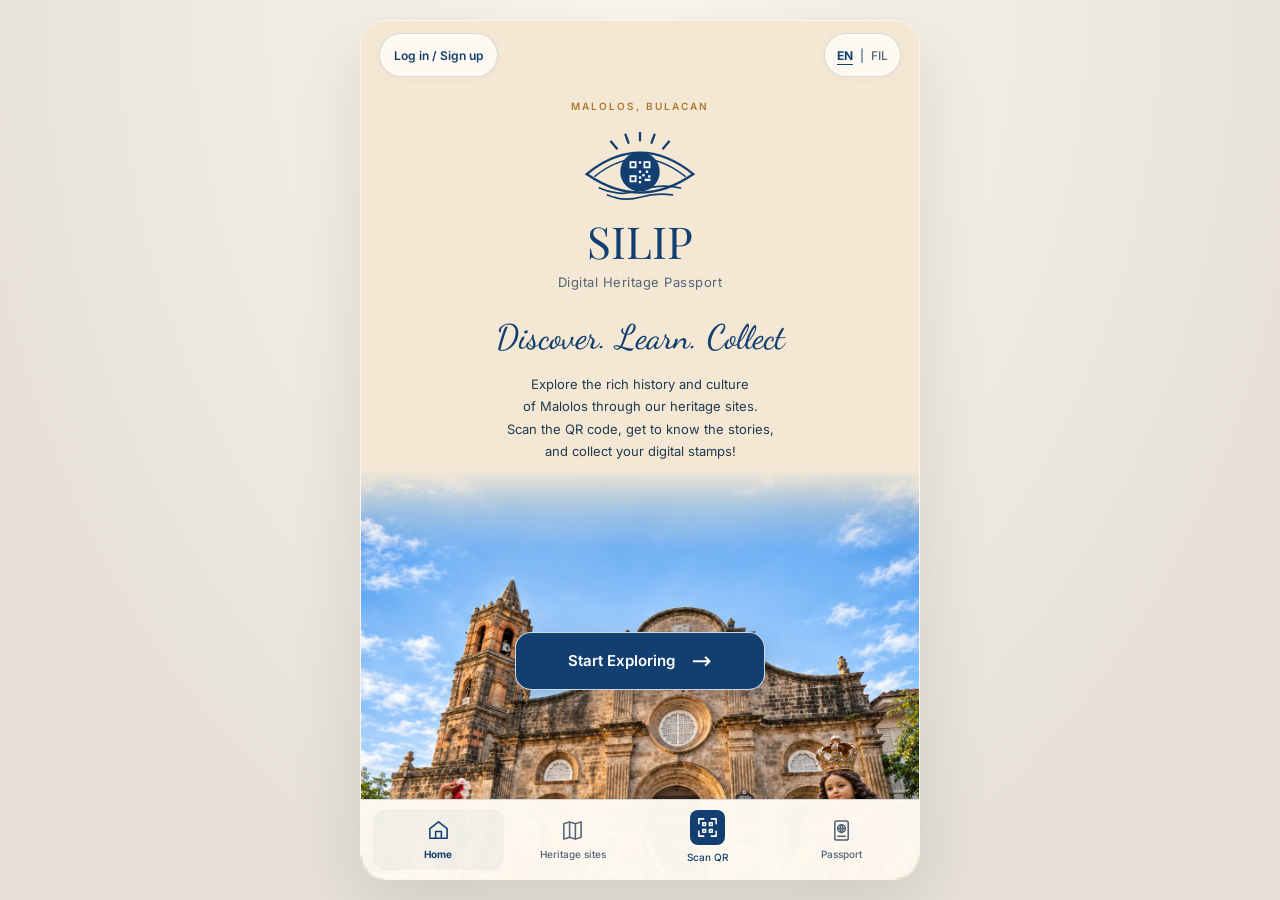
<file: index.html>
<!doctype html>
<html lang="en">
<head>
<meta charset="utf-8">
<meta name="viewport" content="width=device-width, initial-scale=1, viewport-fit=cover">
<title>SILIP · Digital Heritage Passport</title>
<meta name="description" content="Explore the heritage sites of Malolos, scan QR codes and collect digital stamps.">
<meta name="theme-color" content="#0b3a73">
<link rel="manifest" href="manifest.json">
<link rel="icon" href="icons/icon.svg" type="image/svg+xml">
<link rel="apple-touch-icon" href="icons/icon-192.png">
<meta name="apple-mobile-web-app-capable" content="yes">
<meta name="mobile-web-app-capable" content="yes">
<meta name="apple-mobile-web-app-title" content="SILIP">
<meta property="og:title" content="SILIP · Digital Heritage Passport">
<meta property="og:description" content="Scan QR codes at the heritage sites of Malolos and collect digital stamps.">
<link rel="preload" href="fonts/inter.woff2" as="font" type="font/woff2" crossorigin>
<link rel="preload" href="fonts/playfair-display.woff2" as="font" type="font/woff2" crossorigin>
<link rel="stylesheet" href="styles.css?v=18">
</head>
<body>

<svg width="0" height="0" style="position:absolute" aria-hidden="true">
  <symbol id="logo" viewBox="0 0 200 130">
    <g fill="none" stroke="currentColor" stroke-linecap="round" stroke-width="4">
      <path d="M8 72 Q100 -2 192 72 Q100 136 8 72Z"/>
      <path d="M22 76 Q100 14 178 76" stroke-width="2.5"/>
      <path d="M60 28 L50 16M80 18 L75 4M120 18 L125 4M140 28 L150 16M100 14 V0"/>
      <path d="M30 96 Q65 112 100 100 T170 96" stroke-width="3"/>
      <path d="M44 108 Q72 120 100 112 T156 108" stroke-width="3"/>
    </g>
    <circle cx="100" cy="68" r="34" fill="currentColor"/>
    <g fill="#fff">
      <path fill-rule="evenodd" d="M82 50h12v12H82zM85 53h6v6h-6zM106 50h12v12h-12zM109 53h6v6h-6zM82 74h12v12H82zM85 77h6v6h-6z"/>
      <rect x="98" y="66" width="4" height="4"/><rect x="104" y="72" width="4" height="4"/>
      <rect x="110" y="66" width="4" height="4"/><rect x="108" y="80" width="10" height="4"/>
      <rect x="98" y="76" width="4" height="4"/><rect x="98" y="84" width="4" height="4"/>
      <rect x="114" y="74" width="4" height="4"/><rect x="98" y="50" width="4" height="4"/>
    </g>
  </symbol>
</svg>

<main id="app">
  <button type="button" class="account-entry" id="accountBtn">Log in / Sign up</button>
  <button class="lang" id="langBtn" aria-label="Change language / Palitan ang wika"><b id="langEN">EN</b><span>|</span><b id="langFIL">FIL</b></button>

  <!-- 1. HOME -->
  <section class="screen" id="home" data-screen="home">
    <div class="home-top">
      <p class="eyebrow" data-i18n="heritagePlace">MALOLOS, BULACAN</p>
      <svg class="logo big"><use href="#logo"/></svg>
      <h1 class="brand">SILIP</h1>
      <p class="brand-sub">Digital Heritage Passport</p>
      <p class="script tagline" data-i18n="tagline"></p>
      <p class="lead" data-i18n="lead"></p>
    </div>
    <div class="hero" id="heroHome">
      <img class="hero-photo" src="assets/heritage-collage.png" alt="Photo collage of Barasoain Church, Malolos folk dancers, and a crowned religious statue" fetchpriority="high" decoding="async">
      <div class="hero-fade" aria-hidden="true"></div>
      <div class="cta-wrap">
        <button class="btn btn-outline" data-go="stamps"><span data-i18n="start"></span> <span class="arrow">→</span></button>
        <button class="btn-link" id="installBtn" hidden data-i18n="install"></button>
      </div>
    </div>
  </section>

  <!-- 2. STAMP COLLECTED -->
  <section class="screen" id="collected" data-screen="collected" hidden>
    <div class="confetti" id="confetti" aria-hidden="true"></div>
    <header class="center-head">
      <svg class="logo"><use href="#logo"/></svg>
      <h1 class="brand sm">SILIP</h1>
      <p class="brand-sub sm">Digital Heritage Passport</p>
    </header>
    <div class="collected-body">
      <h2 class="serif-title" id="colTitle"></h2>
      <p class="lead" id="colText"></p>
      <div class="stamp-big" id="colStamp"></div>
      <p class="story" id="colStory"></p>
      <button class="btn-link" id="saveStamp" data-i18n="saveStamp"></button>
    </div>
    <div class="foot">
      <button class="btn btn-solid" data-go="passport"><span data-i18n="viewPassport"></span> <span class="arrow">→</span></button>
    </div>
  </section>

  <!-- 3. PASSPORT -->
  <section class="screen" id="passport" data-screen="passport" hidden>
    <header class="bar">
      <svg class="logo small"><use href="#logo"/></svg>
      <div><div class="brand xs">SILIP</div><div class="brand-sub xs">Digital Heritage Passport</div></div>
    </header>
    <div class="pp-wrap">
      <h2 class="pp-title" data-i18n="ppTitle"></h2>
      <p class="pp-sub" data-i18n="ppSub"></p>
      <div class="passport-access is-locked" id="passportAccess">
      <div id="passportContent" inert aria-hidden="true">
      <div class="rank"><div class="rank-top"><b class="rank-name"></b><span class="rank-count"></span></div><div class="rank-track"><i class="rank-fill"></i></div></div>

      <div class="passport">
        <div class="pp-page top">
          <p class="pp-card-label" data-i18n="personalDetails">Personal details</p>
          <label class="photo" id="photoBox" tabindex="0" role="button" aria-label="Choose passport photo">
            <input type="file" accept="image/*" id="photoInput" hidden>
            <svg viewBox="0 0 100 110" id="photoDefault"><rect width="100" height="110" fill="#d8d9da"/><circle cx="50" cy="42" r="22" fill="#0b3a73"/><path d="M6 110 q0-38 44-38 q44 0 44 38z" fill="#0b3a73"/></svg>
            <img id="photoImg" alt="" hidden>
            <span class="photo-hint" data-i18n="changePhoto">Change photo</span>
          </label>
          <div class="pp-fields">
            <div class="pp-name-field">
              <label class="pp-field-label" for="fName" data-i18n="holderName">Full name</label>
              <textarea class="f-name" id="fName" rows="1" maxlength="100" autocomplete="name" spellcheck="false"></textarea>
            </div>
            <div class="pp-metadata">
              <div class="pp-meta"><label class="pp-field-label" for="fAge" data-i18n="holderAge">Age</label><input id="fAge" inputmode="numeric" maxlength="3" aria-label="Age"></div>
              <div class="pp-meta"><span class="pp-field-label" data-i18n="holderIssued">Issued on</span><span id="fIssued"></span></div>
            </div>
          </div>
          <div class="seal" id="seal" hidden><svg viewBox="0 0 100 100"><circle cx="50" cy="50" r="46" fill="#e6a817" stroke="#b9800b" stroke-width="3"/><circle cx="50" cy="50" r="38" fill="none" stroke="#fff" stroke-width="1.5" stroke-dasharray="3 3"/><text x="50" y="46" text-anchor="middle" font-size="26" fill="#fff">★</text><text x="50" y="64" text-anchor="middle" font-size="11" font-weight="700" fill="#fff" font-family="Georgia,serif">COMPLETE</text></svg></div>
          <pre class="mrz" id="mrz"></pre>
        </div>
        <div class="pp-page bottom">
          <div class="pp-stamps" id="ppStamps"></div>
        </div>
      </div>
      <button class="btn-link" id="savePassport" data-i18n="savePassport"></button>
      <p class="sync" id="syncStatus" hidden></p>
      <button class="btn-link sync-btn" id="syncBtn" data-i18n="syncBtn" hidden></button>
      </div>
      <div class="passport-lock" id="passportLock">
        <div class="passport-lock-card">
          <svg class="passport-lock-icon" viewBox="0 0 64 72" aria-hidden="true"><path d="M16 30V20a16 16 0 0 1 32 0v10" fill="none" stroke="currentColor" stroke-width="6"/><rect x="7" y="29" width="50" height="39" rx="9" fill="currentColor"/><circle cx="32" cy="45" r="5" fill="#fdf4e6"/><path d="M32 47v9" stroke="#fdf4e6" stroke-width="5" stroke-linecap="round"/></svg>
          <h3 data-i18n="passportLocked">Unlock your heritage passport</h3>
          <p data-i18n="passportUnlockText">Create an account to fully unlock your passport and sync your name and collected stamps.</p>
          <button type="button" class="btn passport-unlock" id="passportCreate" data-i18n="passportCreate">Create an account to unlock</button>
          <button type="button" class="btn-link" id="passportLogin" data-i18n="passportLogin">Already have an account? Log in</button>
        </div>
      </div>
      </div>
    </div>
    <div class="foot">
      <button class="btn btn-solid" data-go="stamps"><span data-i18n="viewStamps"></span> <span class="arrow">→</span></button>
    </div>
  </section>

  <!-- 4. STAMPS TO BE COLLECTED -->
  <section class="screen" id="stamps" data-screen="stamps" hidden>
    <header class="bar">
      <svg class="logo small"><use href="#logo"/></svg>
      <div><div class="brand xs">SILIP</div><div class="brand-sub xs">Digital Heritage Passport</div></div>
    </header>
    <div class="stamps-body">
      <h2 class="section-title"><span data-i18n="stampsTitle" class="st"></span> <span id="progress"></span></h2>
      <div class="rank"><div class="rank-top"><b class="rank-name"></b><span class="rank-count"></span></div><div class="rank-track"><i class="rank-fill"></i></div></div>
      <div class="stamp-wrap"><div class="stamp-sheet"><div class="stamp-grid" id="stampGrid"></div></div></div>
      <p class="caption" data-i18n="caption"></p>
      <p class="stamp-help" data-i18n="stampHelp"></p>
      <button class="btn btn-scan" id="scanBtn"><svg viewBox="0 0 24 24" aria-hidden="true"><path d="M8 3H3v5m13-5h5v5M3 16v5h5m13-5v5h-5M7 7h3v3H7zm7 0h3v3h-3zM7 14h3v3H7zm7 0h3v3h-3z"/></svg><span data-i18n="scan"></span></button>
      <button class="btn-link" data-go="passport" data-i18n="viewPassportLink"></button>
    </div>
    <div class="foot">
      <button class="btn btn-solid" data-go="thanks"><span data-i18n="next"></span> <span class="arrow">→</span></button>
    </div>
  </section>

  <!-- 5. THANK YOU -->
  <section class="screen" id="thanks" data-screen="thanks" hidden>
    <div class="thanks-bg" id="thanksBg"></div>
    <div class="thanks-inner">
      <svg class="logo big light"><use href="#logo"/></svg>
      <h1 class="brand light">SILIP</h1>
      <p class="brand-sub light">Digital Heritage Passport</p>
      <p class="script thank" data-i18n="thank"></p>
      <p class="thanks-text" data-i18n="thanksText"></p>
      <button class="btn btn-solid outlined" data-go="home"><span data-i18n="again"></span> <span class="arrow">→</span></button>
      <p class="mini" data-i18n="mini"></p>
      <button class="btn-link reset" id="resetBtn" data-i18n="reset"></button>
    </div>
  </section>
  <nav class="bottom-nav" aria-label="Main navigation">
    <button type="button" data-go="home"><svg viewBox="0 0 24 24" aria-hidden="true"><path d="m3 10 9-7 9 7v10H3zM9 20v-7h6v7"/></svg><span data-i18n="navHome">Home</span></button>
    <button type="button" data-go="stamps"><svg viewBox="0 0 24 24" aria-hidden="true"><path d="m3 5 6-2 6 2 6-2v16l-6 2-6-2-6 2zm6-2v16m6-14v16"/></svg><span data-i18n="navSites">Heritage sites</span></button>
    <button type="button" id="navScan"><svg viewBox="0 0 24 24" aria-hidden="true"><path d="M8 3H3v5m13-5h5v5M3 16v5h5m13-5v5h-5M7 7h3v3H7zm7 0h3v3h-3zM7 14h3v3H7zm7 0h3v3h-3z"/></svg><span data-i18n="navScan">Scan QR</span></button>
    <button type="button" data-go="passport"><svg viewBox="0 0 24 24" aria-hidden="true"><rect x="5" y="2" width="14" height="20" rx="2"/><circle cx="12" cy="10" r="4"/><path d="M8 18h8m-8-8h8m-4-4c-2 2-2 6 0 8 2-2 2-6 0-8"/></svg><span data-i18n="navPassport">Passport</span></button>
  </nav>
</main>

<dialog id="accountDialog" aria-labelledby="accountTitle">
  <button type="button" class="account-close" id="accountClose" aria-label="Close account">×</button>
  <h2 id="accountTitle">Your SILIP account</h2>
  <p class="account-intro">Keep your profile and heritage passport with you.</p>
  <p id="accountUnavailable" class="account-notice" hidden>Email sign-in is not connected yet. You can continue exploring as a guest.</p>
  <div id="accountAuth">
    <div class="account-tabs" role="group" aria-label="Account options">
      <button type="button" id="accountLoginTab" aria-pressed="true">Log in</button>
      <button type="button" id="accountCreateTab" aria-pressed="false">Create account</button>
    </div>
    <form id="accountEmailForm">
      <fieldset id="accountIdentityFields" class="account-fields" hidden>
        <label for="accountName">Full name</label>
        <input id="accountName" autocomplete="name" maxlength="100">
        <label for="accountAge">Age <span>(optional)</span></label>
        <input id="accountAge" type="number" min="1" max="120" inputmode="numeric">
      </fieldset>
      <label for="accountEmail">Email address</label>
      <input id="accountEmail" type="email" autocomplete="email" inputmode="email" placeholder="yourname@gmail.com" maxlength="254" required>
      <p class="account-help">Use your Gmail address or another email address you can access.</p>
      <fieldset id="accountPasswordFields" class="account-fields">
        <label for="accountPassword">Password</label>
        <input id="accountPassword" type="password" autocomplete="current-password" maxlength="128" required>
        <div id="accountConfirmWrap" hidden>
          <label for="accountConfirm">Confirm password</label>
          <input id="accountConfirm" type="password" autocomplete="new-password" minlength="8" maxlength="128" disabled>
          <p class="account-help">Use at least 8 characters.</p>
        </div>
      </fieldset>
      <p class="account-help" id="accountPrivacy" hidden>Your name, age, passport photo, and stamps will be saved to your account. Your email address is used for sign-in.</p>
      <button class="btn account-primary" id="accountSend" type="submit">Log in</button>
      <p class="account-help" id="accountAuthHelp">Log in with your email and password.</p>
    </form>
  </div>
  <form id="accountPasswordForm" hidden>
    <h3>Set your password</h3>
    <p class="account-help">Choose a new password for your account.</p>
    <label for="accountNewPassword">New password</label>
    <input id="accountNewPassword" type="password" autocomplete="new-password" minlength="8" maxlength="128" required>
    <label for="accountNewConfirm">Confirm new password</label>
    <input id="accountNewConfirm" type="password" autocomplete="new-password" minlength="8" maxlength="128" required>
    <button class="btn account-primary" id="accountPasswordSave" type="submit">Save password</button>
  </form>
  <form id="accountProfileForm" hidden>
    <p class="account-email" id="accountEmailLabel"></p>
    <label for="profileName">Full name</label>
    <input id="profileName" autocomplete="name" maxlength="100" required>
    <label for="profileAge">Age <span>(optional)</span></label>
    <input id="profileAge" type="number" min="1" max="120" inputmode="numeric">
    <p class="account-help">You can change your passport photo in My Heritage Passport.</p>
    <button class="btn account-primary" id="accountSaveProfile" type="submit">Save details</button>
    <button class="btn-link" id="accountSetPassword" type="button">Set or change password</button>
    <button class="btn-link" id="accountSignOut" type="button">Log out</button>
  </form>
  <p id="accountMessage" role="status" aria-live="polite"></p>
</dialog>

<dialog id="siteDialog" aria-labelledby="dlgTitle">
  <form method="dialog">
    <button type="submit" class="site-close" value="close" aria-label="Close heritage site">×</button>
    <div class="dlg-stamp" id="dlgStamp"></div>
    <h3 id="dlgTitle"></h3>
    <p id="dlgStory"></p>
    <p class="dlg-hint" id="dlgHint"></p>
    <div class="site-location">
      <h4 id="dlgLocationLabel"></h4>
      <p id="dlgLocation"></p>
      <iframe id="dlgMapFrame" class="site-map" title="Heritage site location" loading="lazy" referrerpolicy="no-referrer-when-downgrade" allowfullscreen></iframe>
    </div>
    <a class="dlg-map" id="dlgMap" target="_blank" rel="noopener"></a>
    <a class="dlg-map" id="dlgDirections" target="_blank" rel="noopener"></a>
    <div class="dlg-actions">
      <button class="btn btn-solid sm" id="dlgDemo" value="demo" hidden></button>
      <button class="btn btn-ghost sm" value="close" id="dlgClose"></button>
    </div>
  </form>
</dialog>


<div id="scanner" hidden>
  <video id="scanVideo" playsinline muted></video>
  <div class="scan-frame"><i class="scan-line"></i></div>
  <p id="scanMsg"></p>
  <button class="btn btn-ghost" id="scanClose"></button>
</div>
<canvas id="scanCanvas" hidden></canvas>

<div id="toast" role="status" aria-live="polite"></div>

<script src="config.js?v=18"></script>
<script src="vendor/supabase.js"></script>
<script src="cloud.js?v=18"></script>
<script src="vendor/jsQR.js"></script>
<script src="app.js?v=18"></script>
<script src="account.js?v=18"></script>
</body>
</html>
</file>
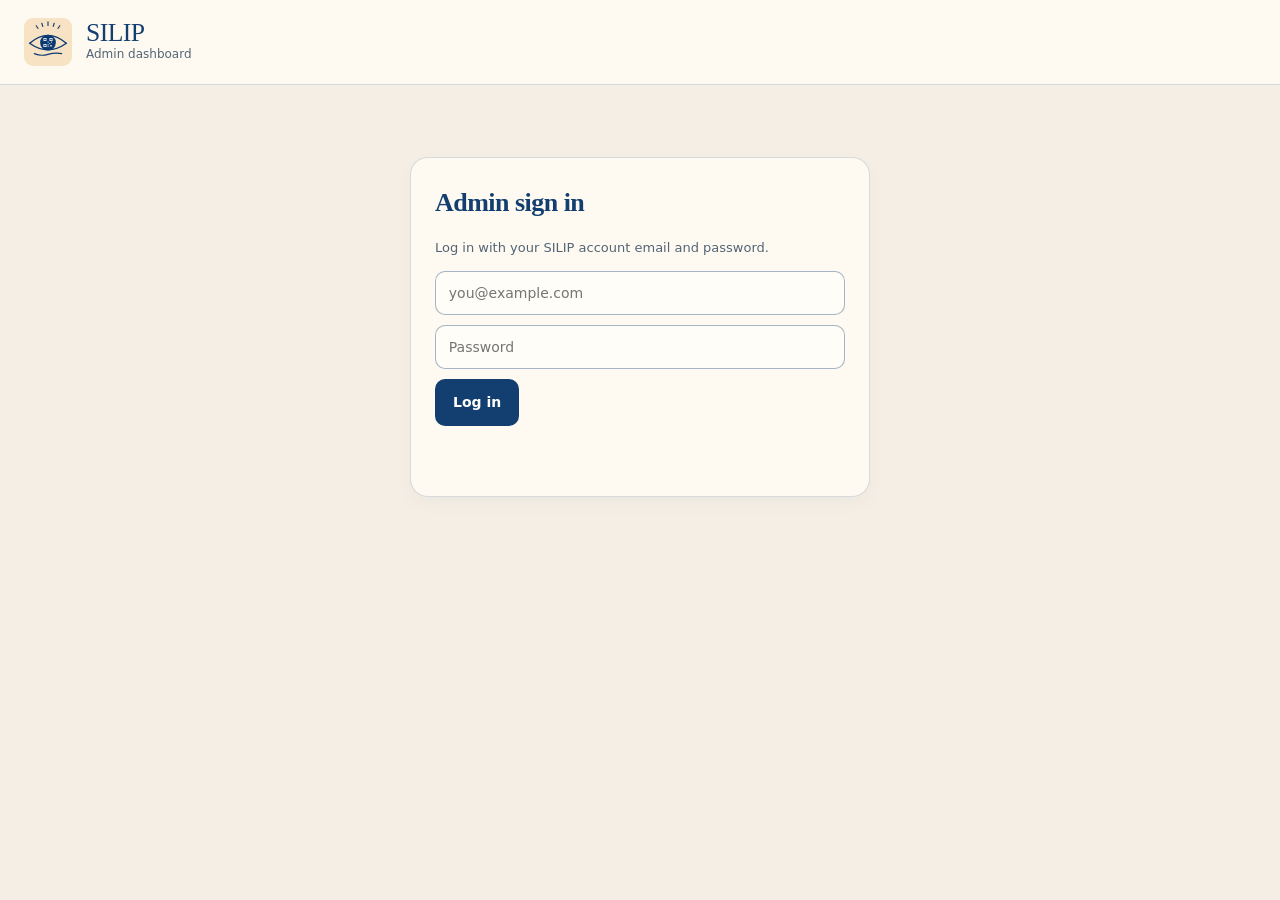
<file: admin.html>
<!doctype html>
<html lang="en">
<head>
<meta charset="utf-8">
<meta name="viewport" content="width=device-width, initial-scale=1">
<meta name="robots" content="noindex">
<title>SILIP · Admin</title>
<meta name="theme-color" content="#0b3a73">
<link rel="icon" href="icons/icon.svg" type="image/svg+xml">
<style>
  :root{--navy:#0b3a73;--sand:#f7e3c4;--cream:#fdf4e6;--gold:#e6a817;--ink:#12305a;--line:#0b3a7326}
  *{box-sizing:border-box}
  body{margin:0;font-family:"Times New Roman",Times,serif;background:var(--sand);color:var(--navy)}
  header{display:flex;align-items:center;gap:14px;padding:14px 24px;background:var(--cream);position:sticky;top:0;z-index:5;border-bottom:1px solid var(--line)}
  header img{width:48px;height:48px}
  header h1{margin:0;font-weight:400;font-size:1.6rem;letter-spacing:.04em;line-height:1}
  header small{display:block;font-size:.9rem}
  header .sp{flex:1}
  main{max-width:1000px;margin:0 auto;padding:22px 20px 60px}
  button{font:inherit;cursor:pointer;border:0;border-radius:12px;padding:.55rem 1.1rem;background:var(--navy);color:#fff}
  button.ghost{background:transparent;color:var(--navy);border:2px solid var(--navy)}
  button.small{padding:.35rem .8rem;font-size:.85rem;border-radius:10px}
  input{font:inherit;padding:.6rem .8rem;border:2px solid var(--navy);border-radius:10px;background:#fff;color:var(--navy);min-width:0}
  .card{background:#fff;border:2px solid var(--navy);border-radius:18px;padding:20px;margin-bottom:20px}
  .login{max-width:460px;margin:60px auto}
  .login form{display:flex;gap:10px;flex-wrap:wrap;margin-top:12px}
  .login input{flex:1;min-width:200px}
  .msg{margin-top:12px;font-size:.95rem;min-height:1.2rem}
  .msg code,.mono{font-family:"Courier New",monospace;font-size:.82rem;background:#0b3a730f;padding:2px 6px;border-radius:6px;word-break:break-all}
  .tiles{display:grid;grid-template-columns:repeat(auto-fit,minmax(150px,1fr));gap:14px;margin-bottom:20px}
  .tile{background:#fff;border:2px solid var(--navy);border-radius:16px;padding:14px 16px}
  .tile b{display:block;font-size:2rem;font-weight:400;line-height:1.1}
  .tile span{font-size:.9rem;opacity:.8}
  h2{margin:0 0 14px;font-size:1.2rem}
  .bars{display:grid;gap:12px}
  .bar-row{display:grid;grid-template-columns:minmax(120px,230px) 1fr 70px;gap:12px;align-items:center;font-size:.95rem}
  .track{height:16px;background:var(--line);border-radius:99px;overflow:hidden}
  .track i{display:block;height:100%;background:linear-gradient(90deg,var(--navy),var(--gold));border-radius:99px;transition:width .6s}
  .bar-row .n{text-align:right}
  .daily{display:flex;align-items:flex-end;gap:4px;height:150px;padding-top:10px;border-bottom:2px solid var(--navy)}
  .daily div{flex:1;min-width:4px;background:var(--navy);border-radius:4px 4px 0 0;position:relative}
  .daily div:hover{background:var(--gold)}
  .daily div span{position:absolute;bottom:100%;left:50%;transform:translateX(-50%);font-size:.72rem;white-space:nowrap;display:none;background:var(--navy);color:#fff;padding:2px 6px;border-radius:6px;margin-bottom:4px}
  .daily div:hover span{display:block}
  .axis{display:flex;justify-content:space-between;font-size:.78rem;opacity:.7;margin-top:4px}
  .row{display:flex;gap:10px;flex-wrap:wrap;align-items:center;margin-bottom:14px}
  .row input{flex:1;min-width:240px}
  .qrs{display:grid;grid-template-columns:repeat(auto-fill,minmax(220px,1fr));gap:16px}
  .qr{border:2px solid var(--navy);border-radius:16px;padding:14px;text-align:center;break-inside:avoid}
  .qr svg{width:100%;max-width:180px;height:auto}
  .qr h3{margin:6px 0 4px;font-size:1.05rem}
  .qr .mono{display:block;margin:6px 0;font-size:.66rem}
  .muted{opacity:.7;font-size:.9rem}
  .tabs{display:flex;gap:8px;margin-bottom:18px}
  .tabs button{background:transparent;color:var(--navy);border:2px solid var(--navy)}
  .tabs button.on{background:var(--navy);color:#fff}
  [hidden]{display:none!important}
  @media print{header,.tabs,.row,.no-print,.qr button{display:none!important}body{background:#fff}#statsView{display:none!important}.card{border:0;padding:0}}

  :root{--navy:#123f70;--sand:#f4e8d4;--cream:#fffaf1;--ink:#203a50;--line:#123f702b}
  body{font-family:system-ui,-apple-system,"Segoe UI",sans-serif;line-height:1.6;background:#f4eee4}
  header{border-bottom:1px solid var(--line);background:var(--cream);padding:18px 24px;flex-wrap:wrap}
  header h1,h2,h3{font-family:Georgia,serif;letter-spacing:-.02em}
  header small,header p{font-size:12px;color:#526476}
  main{padding-top:32px}
  button,input{min-height:44px;font-size:14px;border-radius:10px}
  button{font-weight:600;padding:12px 18px}
  input{border:1px solid #123f7060!important;background:#fffdf8}
  button:focus-visible,input:focus-visible{outline:3px solid #ad7830;outline-offset:3px}
  .card,.tile,.qr{border:1px solid var(--line);background:var(--cream);border-radius:18px;box-shadow:0 6px 20px #123f7008;padding:24px}
  .login{margin:40px auto}.login h2{font-size:26px}.login input{width:100%;min-width:0;flex-basis:100%}
  .muted,.note{color:#526476;opacity:1;font-size:13px}
  .grid{grid-template-columns:repeat(auto-fit,minmax(min(100%,250px),1fr))}
  @media(max-width:480px){header{padding:16px}main{padding:24px 16px}.row input,.tools input{min-width:0;width:100%;flex-basis:100%}.bar-row{grid-template-columns:minmax(90px,1fr) 1fr 40px;gap:8px;font-size:12px}.tabs{flex-wrap:wrap}.card{padding:20px}}
  @media print{body{background:#fff}.card,.qr{box-shadow:none;border:1px solid #ccc}}

</style>
</head>
<body>
<header>
  <img src="icons/icon.svg" alt="">
  <div><h1>SILIP</h1><small>Admin dashboard</small></div>
  <span class="sp"></span>
  <span id="who" class="muted"></span>
  <button class="ghost small" id="signOut" hidden>Sign out</button>
</header>

<main>
  <!-- not configured -->
  <section class="card login" id="noCfg" hidden>
    <h2>Database not connected</h2>
    <p>Open <span class="mono">config.js</span> and set <span class="mono">supabaseUrl</span> and <span class="mono">supabaseKey</span>. See <span class="mono">SETUP.md</span>.</p>
  </section>

  <!-- sign in -->
  <section class="card login" id="loginView" hidden>
    <h2>Admin sign in</h2>
    <p class="muted">Log in with your SILIP account email and password.</p>
    <form id="loginForm">
      <input id="email" type="email" autocomplete="email" placeholder="you@example.com" required>
      <input id="password" type="password" autocomplete="current-password" placeholder="Password" required>
      <button>Log in</button>
    </form>
    <p class="msg" id="loginMsg" role="status"></p>
  </section>

  <!-- not an admin -->
  <section class="card login" id="denied" hidden>
    <h2>Not an admin yet</h2>
    <p>You’re signed in, but this account isn’t on the admin list. Run this in the Supabase SQL Editor, then reload:</p>
    <p><span class="mono" id="grantSql"></span></p>
  </section>

  <!-- dashboard -->
  <section id="dash" hidden>
    <div class="tabs">
      <button class="on" id="tabStats">Statistics</button>
      <button id="tabQr">QR codes</button>
    </div>

    <div id="statsView">
      <div class="tiles" id="tiles"></div>
      <div class="card">
        <h2>Stamps collected per site</h2>
        <div class="bars" id="bySite"></div>
      </div>
      <div class="card">
        <h2>Successful scans, last 30 days</h2>
        <div class="daily" id="daily"></div>
        <div class="axis"><span id="axisL"></span><span id="axisR"></span></div>
        <p class="muted" id="dailyEmpty" hidden>No scans yet.</p>
      </div>
      <div class="row no-print">
        <button class="ghost" id="csv">Download CSV</button>
        <button class="ghost" id="refresh">Refresh</button>
        <span class="muted" id="updated"></span>
      </div>
      <p class="muted">Visitors are anonymous: this dashboard counts devices, not names. Dates use Philippine time.</p>
    </div>

    <div id="qrView" hidden>
      <div class="card">
        <h2>Printable QR codes</h2>
        <div class="row">
          <label for="base"><b>App URL</b></label>
          <input id="base" type="url" inputmode="url" spellcheck="false">
          <button id="print">Print</button>
        </div>
        <p class="muted no-print">Each code carries a secret token. Anyone without the printed code can’t collect that stamp. If a code leaks or is vandalised, press “New token” and reprint just that one.</p>
        <div class="qrs" id="qrs"></div>
        <p id="qrError" class="muted no-print" role="alert"></p>
      </div>
    </div>
  </section>
</main>

<script src="config.js"></script>
<script src="vendor/supabase.js"></script>
<script src="vendor/qrcode.js"></script>
<script>
(() => {
  const $ = s => document.querySelector(s);
  const cfg = window.SILIP_CONFIG || {};
  const show = id => ['noCfg', 'loginView', 'denied', 'dash'].forEach(v => $('#' + v).hidden = v !== id);
  if (!(cfg.supabaseUrl && cfg.supabaseKey && window.supabase)) { show('noCfg'); return; }

  const sb = window.supabase.createClient(cfg.supabaseUrl, cfg.supabaseKey, { auth: { persistSession: true, detectSessionInUrl: true } });
  const here = () => location.origin + location.pathname;
  const fmt = n => Number(n || 0).toLocaleString('en-US');
  let stats = null, timer = null, tokens = [];

  async function boot() {
    clearInterval(timer);
    const { data } = await sb.auth.getSession();
    const user = data.session && data.session.user;
    if (!user || user.is_anonymous) { show('loginView'); return; }
    $('#who').textContent = user.email || '';
    $('#signOut').hidden = false;
    try { await loadStats(); show('dash'); timer = setInterval(() => loadStats().catch(() => {}), 60000); if (location.hash === '#qr') tab('qr'); }
    catch (e) {
      if (/forbidden/.test(e.message || '')) {
        $('#grantSql').textContent = `insert into public.admins (user_id) values ('${user.id}');`;
        show('denied');
      } else { show('loginView'); $('#loginMsg').textContent = 'Couldn’t load data: ' + (e.message || e); }
    }
  }

  $('#loginForm').addEventListener('submit', async e => {
    e.preventDefault();
    $('#loginMsg').textContent = 'Logging in...';
    const button = $('#loginForm button'); button.disabled = true;
    try {
      const { error } = await sb.auth.signInWithPassword({ email: $('#email').value.trim(), password: $('#password').value });
      $('#loginMsg').textContent = error ? error.message : '';
    } catch (error) { $('#loginMsg').textContent = error.message || 'Could not log in.'; }
    finally { $('#password').value = ''; button.disabled = false; }
  });
  $('#signOut').addEventListener('click', async () => { await sb.auth.signOut(); clearInterval(timer); location.reload(); });
  sb.auth.onAuthStateChange(ev => { if (ev === 'SIGNED_IN') setTimeout(boot, 0); });

  async function loadStats() {
    const { data, error } = await sb.rpc('admin_stats');
    if (error) throw error;
    stats = data; renderStats();
  }

  function renderStats() {
    const s = stats, rate = s.collectors ? Math.round(s.completed / s.collectors * 100) : 0;
    const tiles = [
      ['Visitors', s.visitors], ['Collected a stamp', s.collectors], ['Stamps collected', s.stamps],
      ['Completed passports', s.completed], ['Completion rate', rate + '%'], ['Rejected scans', s.failed_scans]
    ];
    $('#tiles').innerHTML = '';
    tiles.forEach(([label, v]) => {
      const d = document.createElement('div'); d.className = 'tile';
      d.innerHTML = '<b></b><span></span>'; d.querySelector('b').textContent = typeof v === 'number' ? fmt(v) : v; d.querySelector('span').textContent = label;
      $('#tiles').appendChild(d);
    });
    const max = Math.max(1, ...s.by_site.map(x => x.stamps));
    $('#bySite').innerHTML = '';
    s.by_site.forEach(x => {
      const r = document.createElement('div'); r.className = 'bar-row';
      r.innerHTML = '<span></span><div class="track"><i></i></div><span class="n"></span>';
      r.children[0].textContent = x.name; r.querySelector('i').style.width = (x.stamps / max * 100) + '%'; r.children[2].textContent = fmt(x.stamps);
      $('#bySite').appendChild(r);
    });
    // daily chart: fill all 30 days
    const days = [], byDay = Object.fromEntries(s.daily.map(d => [d.day, d.scans]));
    const today = new Date(new Date().toLocaleString('en-US', { timeZone: 'Asia/Manila' }));
    for (let i = 29; i >= 0; i--) { const d = new Date(today); d.setDate(d.getDate() - i); const k = d.toISOString().slice(0, 10).replace(/.*/, () => [d.getFullYear(), String(d.getMonth() + 1).padStart(2, '0'), String(d.getDate()).padStart(2, '0')].join('-')); days.push([k, byDay[k] || 0]); }
    const dm = Math.max(1, ...days.map(d => d[1]));
    const box = $('#daily'); box.innerHTML = '';
    days.forEach(([k, n]) => {
      const b = document.createElement('div'); b.style.height = Math.max(2, n / dm * 100) + '%';
      b.innerHTML = '<span></span>'; b.firstChild.textContent = k + ': ' + n; box.appendChild(b);
    });
    $('#axisL').textContent = days[0][0]; $('#axisR').textContent = days[29][0];
    $('#dailyEmpty').hidden = s.daily.length > 0;
    $('#updated').textContent = 'Updated ' + new Date().toLocaleTimeString('en-PH');
  }

  $('#refresh').addEventListener('click', () => loadStats().catch(e => alert(e.message)));
  $('#csv').addEventListener('click', () => {
    const rows = [['site', 'stamps_collected', 'successful_scans'], ...stats.by_site.map(x => [x.name, x.stamps, x.scans]), [],
      ['visitors', stats.visitors], ['collected_a_stamp', stats.collectors], ['completed_passports', stats.completed], ['rejected_scans', stats.failed_scans], [],
      ['day', 'successful_scans'], ...stats.daily.map(d => [d.day, d.scans])];
    const csv = rows.map(r => r.map(c => '"' + String(c).replace(/"/g, '""') + '"').join(',')).join('\n');
    const a = document.createElement('a'); a.href = URL.createObjectURL(new Blob([csv], { type: 'text/csv' }));
    a.download = 'silip-stats.csv'; a.click();
  });

  /* ---- tabs + QR codes ---- */
  const tabs = { stats: ['#tabStats', '#statsView'], qr: ['#tabQr', '#qrView'] };
  function tab(name) { Object.entries(tabs).forEach(([k, [b, v]]) => { $(b).classList.toggle('on', k === name); $(v).hidden = k !== name; }); if (name === 'qr') loadTokens(); }
  $('#tabStats').addEventListener('click', () => tab('stats'));
  $('#tabQr').addEventListener('click', () => tab('qr'));
  $('#base').value = here().replace(/admin\.html$/, '');
  $('#base').addEventListener('input', renderQr);
  $('#print').addEventListener('click', () => window.print());

  async function loadTokens() {
    const { data, error } = await sb.rpc('admin_get_tokens');
    if (error) { alert(error.message); return; }
    tokens = data; renderQr();
  }
  function renderQr() {
    const base = $('#base').value.trim().replace(/\/?$/, '/');
    const box = $('#qrs'); box.innerHTML = '';
    $('#qrError').textContent = '';
    try {
      const target = new URL(base);
      if (!['https:', 'http:'].includes(target.protocol) || target.search || target.hash || target.username || target.password) throw new Error();
      if (target.protocol === 'http:' && !['localhost','127.0.0.1'].includes(target.hostname)) throw new Error();
      if (/github\.com$|supabase\.co$/i.test(target.hostname)) throw new Error();
    } catch { $('#qrError').textContent = 'Enter the live HTTPS SILIP website URL, without a query or fragment.'; return; }
    tokens.forEach(t => {
      const url = base + '?stamp=' + encodeURIComponent(t.id) + '&k=' + encodeURIComponent(t.token);
      const qr = qrcode(0, 'M'); qr.addData(url); qr.make();
      const d = document.createElement('div'); d.className = 'qr';
      d.innerHTML = qr.createSvgTag({ cellSize: 6, margin: 24, scalable: true }) + '<h3></h3><span class="mono"></span><button class="ghost small download-qr">Download SVG</button> <button class="ghost small rotate-qr">New token</button>';
      d.querySelector('h3').textContent = t.name; d.querySelector('.mono').textContent = url;
      d.querySelector('.download-qr').addEventListener('click', () => {
        const svg = qr.createSvgTag({ cellSize: 12, margin: 48, scalable: true });
        const objectUrl = URL.createObjectURL(new Blob([svg], { type: 'image/svg+xml' }));
        const link = document.createElement('a'); link.href = objectUrl; link.download = 'silip-' + t.id + '-qr.svg'; link.click();
        setTimeout(() => URL.revokeObjectURL(objectUrl), 1000);
      });
      d.querySelector('.rotate-qr').addEventListener('click', async () => {
        if (!confirm('Create a new token for ' + t.name + '? The old printed QR code will stop working.')) return;
        const { error } = await sb.rpc('admin_rotate_token', { p_site: t.id });
        if (error) alert(error.message); else loadTokens();
      });
      box.appendChild(d);
    });
  }

  boot();
})();
</script>
</body>
</html>
</file>
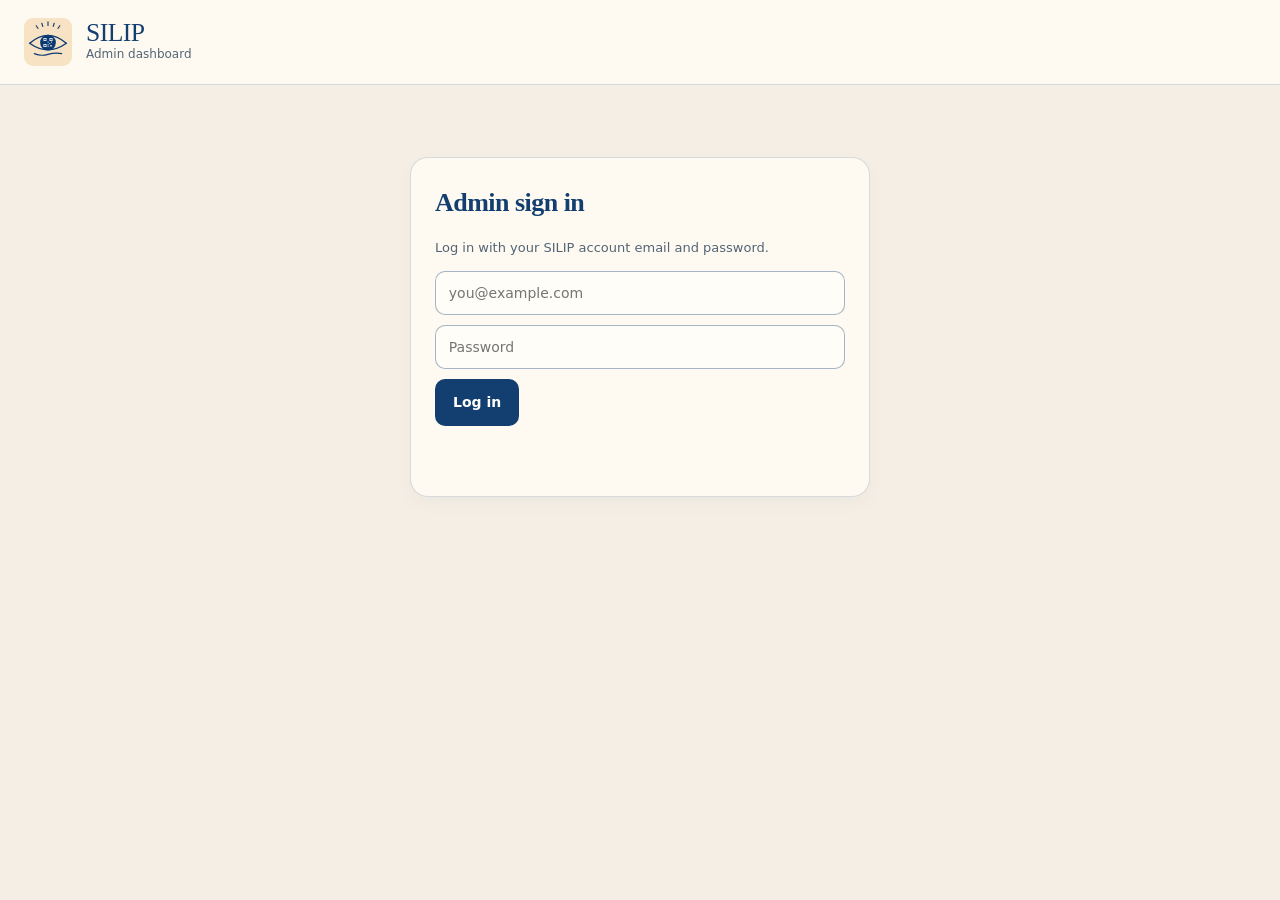
<file: qr.html>
<!doctype html>
<html lang="en">
<head>
<meta charset="utf-8">
<meta name="viewport" content="width=device-width, initial-scale=1">
<title>SILIP · Printable QR Codes</title>
<meta name="theme-color" content="#0b3a73">
<style>
  :root{--navy:#0b3a73;--sand:#f7e3c4}
  *{box-sizing:border-box}
  body{margin:0;font-family:"Times New Roman",Times,serif;background:var(--sand);color:var(--navy)}
  header{display:flex;align-items:center;gap:14px;padding:18px 24px;background:#fdf4e6}
  header h1{margin:0;font-weight:400;font-size:1.8rem;letter-spacing:.04em}
  header p{margin:0}
  main{max-width:900px;margin:0 auto;padding:20px 24px 40px}
  .tools{display:flex;flex-wrap:wrap;gap:10px;align-items:center;margin-bottom:20px}
  .tools label{font-weight:700}
  .tools input{flex:1;min-width:260px;padding:10px 12px;border:2px solid var(--navy);border-radius:10px;font:inherit;background:#fff;color:var(--navy)}
  button{padding:10px 18px;border:0;border-radius:12px;background:var(--navy);color:#fff;font:inherit;cursor:pointer}
  .grid{display:grid;grid-template-columns:repeat(auto-fill,minmax(250px,1fr));gap:18px}
  .card{background:#fff;border:3px solid var(--navy);border-radius:18px;padding:18px;text-align:center;break-inside:avoid}
  .card svg{width:100%;max-width:210px;height:auto}
  .card h2{margin:8px 0 2px;font-size:1.15rem}
  .card p{margin:0;font-size:.9rem;opacity:.85}
  .card code{display:block;margin-top:8px;font-size:.7rem;word-break:break-all;opacity:.6}
  .note{font-size:.9rem;opacity:.85;margin-top:18px}
  @media print{header,.tools,.note{display:none}body{background:#fff}.grid{grid-template-columns:1fr 1fr}}

  :root{--navy:#123f70;--sand:#f4e8d4;--cream:#fffaf1;--ink:#203a50;--line:#123f702b}
  body{font-family:system-ui,-apple-system,"Segoe UI",sans-serif;line-height:1.6;background:#f4eee4}
  header{border-bottom:1px solid var(--line);background:var(--cream);padding:18px 24px;flex-wrap:wrap}
  header h1,h2,h3{font-family:Georgia,serif;letter-spacing:-.02em}
  header small,header p{font-size:12px;color:#526476}
  main{padding-top:32px}
  button,input{min-height:44px;font-size:14px;border-radius:10px}
  button{font-weight:600;padding:12px 18px}
  input{border:1px solid #123f7060!important;background:#fffdf8}
  button:focus-visible,input:focus-visible{outline:3px solid #ad7830;outline-offset:3px}
  .card,.tile,.qr{border:1px solid var(--line);background:var(--cream);border-radius:18px;box-shadow:0 6px 20px #123f7008;padding:24px}
  .login{margin:40px auto}.login h2{font-size:26px}.login input{width:100%;min-width:0;flex-basis:100%}
  .muted,.note{color:#526476;opacity:1;font-size:13px}
  .grid{grid-template-columns:repeat(auto-fit,minmax(min(100%,250px),1fr))}
  @media(max-width:480px){header{padding:16px}main{padding:24px 16px}.row input,.tools input{min-width:0;width:100%;flex-basis:100%}.bar-row{grid-template-columns:minmax(90px,1fr) 1fr 40px;gap:8px;font-size:12px}.tabs{flex-wrap:wrap}.card{padding:20px}}
  @media print{body{background:#fff}.card,.qr{box-shadow:none;border:1px solid #ccc}}

</style>
</head>
<body>
<header>
  <img src="icons/icon.svg" width="56" height="56" alt="">
  <div><h1>SILIP</h1><p>Printable QR codes for each heritage site</p></div>
</header>
<main>
  <div class="tools">
    <label for="base">App URL</label>
    <input id="base" type="url" inputmode="url" spellcheck="false">
    <button id="print">Print</button>
  </div>
  <div class="grid" id="grid"></div>
  <p class="note">Each code opens SILIP and unlocks that site’s stamp. Set the App URL to your live HTTPS address, then print and place each code at its site.</p>
</main>
<script src="config.js"></script>
<script src="vendor/qrcode.js"></script>
<script>
(() => {
  if (window.SILIP_CONFIG?.supabaseUrl && window.SILIP_CONFIG?.supabaseKey) {
    location.replace('admin.html#qr'); return;
  }
  const SITES = [
    ['barasoain', 'Barasoain Church'],
    ['casa-real', 'Casa Real'],
    ['cathedral', 'Malolos Cathedral'],
    ['bahay', 'Bahay ng mga Kababaihan ng Malolos']
  ];
  const input = document.getElementById('base');
  const grid = document.getElementById('grid');
  input.value = location.origin + location.pathname.replace(/qr\.html$/, '');
  function render() {
    const base = input.value.trim().replace(/\/?$/, '/');
    grid.innerHTML = '';
    SITES.forEach(([id, name]) => {
      const url = base + '?stamp=' + id;
      const qr = qrcode(0, 'M'); qr.addData(url); qr.make();
      const card = document.createElement('div'); card.className = 'card';
      card.innerHTML = qr.createSvgTag({ cellSize: 6, margin: 2, scalable: true }) +
        '<h2></h2><p>Scan to collect the stamp</p><code></code>';
      card.querySelector('h2').textContent = name;
      card.querySelector('code').textContent = url;
      grid.appendChild(card);
    });
  }
  input.addEventListener('input', render);
  document.getElementById('print').addEventListener('click', () => window.print());
  render();
})();
</script>
</body>
</html>
</file>
<file: styles.css>
@font-face {
  font-family: 'Dancing Script';
  font-style: normal;
  font-weight: 500 600;
  font-display: swap;
  src: url(fonts/dancing-script.woff2) format('woff2');
  unicode-range: U+0000-00FF, U+0131, U+0152-0153, U+02BB-02BC, U+02C6, U+02DA, U+02DC, U+0304, U+0308, U+0329, U+2000-206F, U+20AC, U+2122, U+2191, U+2193, U+2212, U+2215, U+FEFF, U+FFFD;
}
@font-face {
  font-family: 'Great Vibes';
  font-style: normal;
  font-weight: 400;
  font-display: swap;
  src: url(fonts/great-vibes.woff2) format('woff2');
  unicode-range: U+0000-00FF, U+0131, U+0152-0153, U+02BB-02BC, U+02C6, U+02DA, U+02DC, U+0304, U+0308, U+0329, U+2000-206F, U+20AC, U+2122, U+2191, U+2193, U+2212, U+2215, U+FEFF, U+FFFD;
}
@font-face {
  font-family: 'Inter';
  font-style: normal;
  font-weight: 400 700;
  font-display: swap;
  src: url(fonts/inter.woff2) format('woff2');
  unicode-range: U+0000-00FF, U+0131, U+0152-0153, U+02BB-02BC, U+02C6, U+02DA, U+02DC, U+0304, U+0308, U+0329, U+2000-206F, U+20AC, U+2122, U+2191, U+2193, U+2212, U+2215, U+FEFF, U+FFFD;
}
@font-face {
  font-family: 'Playfair Display';
  font-style: normal;
  font-weight: 400 600;
  font-display: swap;
  src: url(fonts/playfair-display.woff2) format('woff2');
  unicode-range: U+0000-00FF, U+0131, U+0152-0153, U+02BB-02BC, U+02C6, U+02DA, U+02DC, U+0304, U+0308, U+0329, U+2000-206F, U+20AC, U+2122, U+2191, U+2193, U+2212, U+2215, U+FEFF, U+FFFD;
}
:root{
  --navy:#0b3a73; --navy-2:#1c3f8f; --sand:#f7e3c4; --cream:#fdf4e6; --ink:#12305a;
  --serif:"Times New Roman",Times,"Liberation Serif",serif;
}
*{box-sizing:border-box;-webkit-tap-highlight-color:transparent}
html,body{margin:0;height:100%;background:#111;color:var(--navy);font-family:var(--serif)}
body{display:flex;justify-content:center}
button{font-family:inherit;cursor:pointer}
[hidden]{display:none!important}

#app{position:relative;width:100%;max-width:480px;height:100dvh;background:var(--sand);overflow:hidden;box-shadow:0 0 40px #000a}
.screen{position:absolute;inset:0;display:flex;flex-direction:column;overflow-y:auto;overflow-x:hidden;animation:fade .35s ease;padding-bottom:env(safe-area-inset-bottom)}
@keyframes fade{from{opacity:0;transform:translateY(8px)}to{opacity:1;transform:none}}

/* brand */
.logo{width:150px;height:98px;color:var(--navy);display:block}
.logo.big{width:170px;height:111px}
.logo.small{width:74px;height:48px}
.logo.light{color:#fff}
.brand{margin:0;font-size:2.4rem;font-weight:400;letter-spacing:.04em;line-height:1}
.brand.sm{font-size:1.9rem}.brand.xs{font-size:1.6rem;letter-spacing:.03em}
.brand-sub{margin:.1rem 0 0;font-size:1.15rem}
.brand-sub.sm{font-size:.95rem}.brand-sub.xs{font-size:.95rem}
.brand.light,.brand-sub.light{color:#fff}
.lead{font-size:1.02rem;line-height:1.55;margin:.4rem 1.5rem}
.script{font-family:"Dancing Script","Brush Script MT",cursive;font-weight:600}
.arrow{margin-left:.3rem}

/* buttons */
.btn{border:0;border-radius:18px;font-size:1.2rem;padding:.95rem 2.1rem;color:#fff;background:var(--navy)}
.btn:active{transform:scale(.97)}
.btn-solid{box-shadow:0 18px 30px -6px rgba(11,58,115,.45)}
.btn-solid.outlined,.btn-outline{border:2px solid #fff;border-radius:22px}
.btn-outline{background:var(--navy);padding:1.05rem 2.4rem;font-size:1.25rem}
.btn-scan{background:transparent;color:var(--navy);border:2px solid var(--navy);font-size:1rem;padding:.7rem 1.4rem;border-radius:999px}
.btn-ghost{background:transparent;color:var(--navy);border:2px solid var(--navy)}
.btn.sm{font-size:.95rem;padding:.6rem 1.1rem;border-radius:12px}
.btn-link{background:none;border:0;color:inherit;font-style:italic;font-size:.85rem;text-decoration:underline;font-weight:700;padding:.4rem}
.foot{margin-top:auto;padding:1.2rem 0 2.2rem;display:flex;justify-content:center;flex-shrink:0}

/* HOME */
#home{background:var(--sand);isolation:isolate}
.home-top{position:relative;z-index:1;text-align:center;padding:clamp(24px,3.5dvh,32px) 16px 0;display:flex;flex-direction:column;align-items:center;flex-shrink:0;pointer-events:none}
.home-top .logo.big{width:112px;height:100px}
.home-top .brand{font-size:38px;letter-spacing:0;line-height:1.1}
.home-top .brand-sub{font-size:20px;margin:2px 0 0;line-height:1.2}
.tagline{font-size:clamp(29px,7.8vw,38px);line-height:1.25;margin:48px 0 10px;color:var(--navy);font-weight:500}
.home-top .lead{font-size:17px;line-height:1.3;margin:0;max-width:100%;text-wrap:pretty}
html[lang="fil"] .tagline{font-size:clamp(24px,6.6vw,32px);margin-top:38px}
.hero{position:relative;flex:0 0 auto;width:100%;margin-top:auto;background:var(--sand);z-index:0}
.hero-photo{display:block;width:100%;height:auto}
.hero-fade{position:absolute;inset:-1px 0 auto;height:90px;background:linear-gradient(var(--sand) 0%,#f7e3c4e6 20%,#f7e3c470 55%,transparent 100%);pointer-events:none}
.cta-wrap{position:absolute;z-index:2;left:16px;right:16px;top:36%;display:flex;flex-direction:column;align-items:center;gap:.5rem}
.cta-wrap .btn-outline{min-width:240px;min-height:62px;padding:14px 28px;border-radius:23px;box-shadow:0 5px 12px #0004;font-size:20px}
.cta-wrap .arrow{display:inline-block;font-size:30px;line-height:0;vertical-align:-2px;margin-left:4px}
#installBtn{color:#fff;text-shadow:0 1px 4px #0008;font-style:normal}
@media (max-height:700px){
  .home-top{padding-top:20px}
  .home-top .logo.big{width:98px;height:82px}
  .home-top .brand{font-size:34px}
  .home-top .brand-sub{font-size:18px}
  .tagline{margin-top:28px;margin-bottom:8px;font-size:30px}
  .home-top .lead{font-size:15px}
  html[lang="fil"] .tagline{font-size:26px;margin-top:24px}
}
@media (max-width:360px){
  .home-top .lead{font-size:14px}
  html[lang="fil"] .tagline{font-size:24px}
}
@media (max-height:540px){
  #home{display:block}
  .home-top{min-height:290px}
  .hero{margin-top:0}
}

/* header bar */
.bar{display:flex;align-items:center;gap:.9rem;padding:1rem 1.2rem;background:var(--cream);flex-shrink:0}
.center-head{display:flex;flex-direction:column;align-items:center;padding:1.4rem 0 .2rem;flex-shrink:0}
.center-head .logo{width:110px;height:72px}

/* COLLECTED */
.collected-body{text-align:center;padding:1.4rem 1rem 0;display:flex;flex-direction:column;align-items:center;position:relative;z-index:1}
.serif-title{font-size:2.1rem;font-weight:400;margin:.8rem 0 .5rem}
.stamp-big{width:min(86%,360px);margin:1.2rem 0 .6rem;animation:stampin .7s cubic-bezier(.2,1.4,.4,1)}
@keyframes stampin{from{transform:scale(1.6) rotate(-8deg);opacity:0}to{transform:none;opacity:1}}
.stamp-big svg,.dlg-stamp svg,.pp-stamps svg{width:100%;height:auto;display:block}
.stamp-image{display:block;width:100%;height:auto;object-fit:contain}
.story{font-size:.95rem;line-height:1.5;margin:.2rem 1.4rem .4rem;font-style:italic;opacity:.9}
.confetti{position:absolute;inset:0;pointer-events:none;overflow:hidden;z-index:0}
.confetti i{position:absolute;top:-20px;width:9px;height:15px;background:#e6a817;opacity:.9;animation:fall linear forwards}
@keyframes fall{to{transform:translateY(110vh) rotate(720deg)}}

/* PASSPORT */
.pp-wrap{padding:1.4rem 1.2rem 0;text-align:center;flex-shrink:0}
.pp-title{margin:0;text-align:left;font-size:1.25rem;font-weight:700}
.pp-sub{margin:0 0 1rem;text-align:left;font-size:.9rem}
.passport-access{position:relative}
.passport-access.is-locked #passportContent{filter:blur(7px);pointer-events:none;user-select:none;opacity:.55}
.passport-lock{position:absolute;inset:0;z-index:2;display:flex;align-items:center;justify-content:center;padding:12px;background:#f7e3c438}
.passport-lock-card{width:100%;max-width:330px;padding:24px 16px;background:#fdf4e6f5;border:1px solid #0b3a732e;border-radius:20px;box-shadow:0 10px 35px #12305a26;text-align:center}
.passport-lock-icon{display:block;width:50px;height:58px;margin:0 auto 16px;color:var(--navy)}
.passport-lock-card h3{font-size:1.3rem;margin:0 0 10px;font-weight:400}
.passport-lock-card p{font-size:.95rem;line-height:1.5;margin:0 0 18px}
.passport-unlock{width:100%;border-radius:13px;font-size:1rem;padding:13px 10px}
.passport-lock-card .btn-link{display:block;margin:12px auto 0;font-weight:400;font-style:normal;line-height:1.4}
.passport-unlock:focus-visible{outline:3px solid #e6a817;outline-offset:3px}
.passport{border-radius:14px;overflow:hidden;border:2.5px solid #2d3561;background:#fff;box-shadow:0 10px 24px -8px #0004;text-align:left}
.pp-page{position:relative;padding:1rem;min-height:210px;
  background:repeating-linear-gradient(45deg,#efd9d6 0 2px,#f6e8e5 2px 6px),#f3e2df;background-blend-mode:multiply;color:#111}
.pp-page.top{border-bottom:2px solid #2d3561}
.pp-page.bottom{min-height:250px;background:repeating-linear-gradient(-45deg,#eddcdc 0 2px,#f7eeee 2px 6px)}
.pp-page.top{display:grid;grid-template-columns:34% 1fr;gap:.9rem;font-family:Arial,Helvetica,sans-serif}
.photo{display:block;aspect-ratio:100/110;border-radius:4px;overflow:hidden;cursor:pointer;background:#d8d9da}
.photo svg,.photo img{width:100%;height:100%;object-fit:cover;display:block}
.pp-fields{display:flex;flex-direction:column;justify-content:flex-end;gap:.45rem}
.pp-fields input{border:0;border-bottom:1.5px solid #111;background:transparent;font:inherit;color:#111;padding:.15rem 0;outline:none;border-radius:0}
.f-name{text-align:center;font-weight:700;font-size:.95rem;text-transform:uppercase}
.f-name::placeholder{color:#111;opacity:1}
.f-row{display:flex;gap:.4rem;align-items:baseline;font-size:.82rem}
.f-row input{width:3.2rem}.f-row.small{font-size:.68rem}
.f-row span{font-weight:700;text-decoration:underline;font-family:var(--serif)}
.mrz{grid-column:1/-1;margin:.8rem 0 0;font:10px/1.5 "Courier New",monospace;letter-spacing:-.2px;white-space:pre;overflow:hidden;color:#222}
.pp-stamps{display:grid;grid-template-columns:1fr 1fr;gap:.4rem}
.pp-stamps .slot{transform:rotate(var(--r,0deg));aspect-ratio:3/2}
.pp-stamps button.slot{display:block;width:100%;padding:0;border:0;background:transparent}
.pp-stamps button.slot:focus-visible{outline:3px solid #e6a817;outline-offset:3px;border-radius:8px}
.pp-stamps .slot.empty{border:1.5px dashed #b99;border-radius:10px;opacity:.5}
.pp-wrap .btn-link{margin:.9rem 0 0}

/* STAMPS */
.stamps-body{padding:2rem 1.2rem 0;text-align:center;flex-shrink:0}
.section-title{font-size:1.25rem;font-weight:700;text-align:left;margin:0 0 .9rem}
.section-title span{font-size:.85rem;font-weight:400;opacity:.7;margin-left:.3rem}
.stamp-sheet{padding:18px;background:#f2f0ee;
  -webkit-mask:
    radial-gradient(circle 7px at 7px 0,#0000 97%,#000) 0 0/14px 14px repeat-x,
    radial-gradient(circle 7px at 7px 14px,#0000 97%,#000) 0 100%/14px 14px repeat-x,
    radial-gradient(circle 7px at 0 7px,#0000 97%,#000) 0 0/14px 14px repeat-y,
    radial-gradient(circle 7px at 14px 7px,#0000 97%,#000) 100% 0/14px 14px repeat-y,
    linear-gradient(#000 0 0) 7px 7px/calc(100% - 14px) calc(100% - 14px) no-repeat;
  mask:
    radial-gradient(circle 7px at 7px 0,#0000 97%,#000) 0 0/14px 14px repeat-x,
    radial-gradient(circle 7px at 7px 14px,#0000 97%,#000) 0 100%/14px 14px repeat-x,
    radial-gradient(circle 7px at 0 7px,#0000 97%,#000) 0 0/14px 14px repeat-y,
    radial-gradient(circle 7px at 14px 7px,#0000 97%,#000) 100% 0/14px 14px repeat-y,
    linear-gradient(#000 0 0) 7px 7px/calc(100% - 14px) calc(100% - 14px) no-repeat}
.stamp-wrap{filter:drop-shadow(5px 6px 5px #0006);margin-bottom:1rem}
.stamp-grid{display:grid;grid-template-columns:minmax(0,1fr) minmax(0,1fr);gap:1.1rem 1.5rem;padding:1.3rem .6rem}
.stamp-cell{background:none;border:0;padding:0;position:relative;display:flex;flex-direction:column;align-items:center;gap:.2rem;color:inherit}
.stamp-cell svg{width:100%;height:auto;display:block}
.stamp-cell.locked .stamp-image{filter:grayscale(1);opacity:1}
.stamp-cell:hover .stamp-image{filter:drop-shadow(0 2px 2px #0b3a7333)}
.stamp-cell .stamp-image{transition:transform .15s}
.stamp-cell:hover .stamp-image{transform:translateY(-2px)}
.stamp-help{font-size:.85rem;line-height:1.4;margin:0 0 1rem}
.stamp-cell .lock{font-size:.95rem;line-height:1}
.stamp-cell .lock svg{width:13px;height:16px;color:#111;transform:none;filter:none}
.caption{font-style:italic;font-size:.88rem;line-height:1.5;margin:1.4rem 0 1rem;color:#111}
.stamps-body .btn-link{display:block;margin:.8rem auto 0}

/* THANKS */
#thanks{color:#fff}
.thanks-bg{position:absolute;inset:0;background:url(assets/thanks.jpg) center/cover,linear-gradient(#f3b79a,#c58a77 45%,#6e5648);}
.thanks-bg::after{content:"";position:absolute;inset:0;background:linear-gradient(#0000 20%,#0007 75%)}
.thanks-inner{position:relative;z-index:1;display:flex;flex-direction:column;align-items:center;text-align:center;padding:2rem 1.3rem 2.4rem;min-height:100%}
.thank{font-family:"Great Vibes","Dancing Script",cursive;font-size:4.4rem;margin:2rem 0 .8rem;font-weight:400;text-shadow:0 2px 10px #0006}
.thanks-text{font-size:.98rem;line-height:1.55;margin:0 .6rem 1.8rem;text-shadow:0 1px 6px #0009}
.mini{font-size:.85rem;margin:.5rem 0 0}

/* dialog */
dialog{border:0;border-radius:20px;background:var(--cream);color:var(--navy);width:min(92vw,420px);max-height:90dvh;overflow-y:auto;padding:1.4rem;font-family:var(--serif)}
.site-location{margin-top:1rem}
.site-location h4{margin:0 0 .25rem;font-size:1rem}
.site-location p{font-size:.85rem;margin-bottom:.6rem}
.site-map{display:block;width:100%;height:210px;border:1px solid #0b3a7333;border-radius:12px;background:var(--sand)}
dialog::backdrop{background:#000a}
.dlg-stamp{width:70%;margin:0 auto .6rem}
dialog h3{margin:.3rem 0;text-align:center;font-size:1.3rem}
dialog p{line-height:1.5;font-size:.95rem;margin:.4rem 0}
.dlg-hint{font-style:italic;opacity:.75;text-align:center}
.dlg-actions{display:flex;gap:.6rem;justify-content:center;margin-top:1rem;flex-wrap:wrap}

/* scanner */
#scanner{position:fixed;inset:0;z-index:50;background:#000;display:flex;flex-direction:column;align-items:center;justify-content:center;gap:1rem;color:#fff;padding:1rem}
#scanner video{position:absolute;inset:0;width:100%;height:100%;object-fit:cover}
.scan-frame{position:relative;width:min(70vw,280px);aspect-ratio:1;border:3px solid #fff;border-radius:20px;box-shadow:0 0 0 100vmax #0009}
#scanMsg,#scanner .btn{position:relative;text-align:center;z-index:2}
#scanner .btn-ghost{color:#fff;border-color:#fff}

#toast{position:fixed;left:50%;bottom:90px;transform:translate(-50%,20px);background:var(--navy);color:#fff;padding:.7rem 1.2rem;border-radius:999px;font-size:.95rem;opacity:0;pointer-events:none;transition:.3s;z-index:60;max-width:90vw;text-align:center}
#toast.show{opacity:1;transform:translate(-50%,0)}

@media (min-width:520px){#app{height:min(100dvh,900px);margin:auto;border-radius:24px}body{align-items:center}}
@media (prefers-reduced-motion:reduce){*{animation:none!important;transition:none!important}}

/* ---------- v2 additions ---------- */
.lang{position:absolute;top:10px;right:12px;z-index:20;display:flex;gap:.35rem;align-items:center;padding:.3rem .7rem;border-radius:999px;border:1.5px solid var(--navy);background:#fdf4e6cc;color:var(--navy);font-size:.78rem;backdrop-filter:blur(4px)}
.lang b{opacity:.45;font-weight:700}.lang b.on{opacity:1;text-decoration:underline}
.cloud{position:absolute;top:12%;width:120px;height:34px;border-radius:40px;background:#fff;opacity:.55;filter:blur(6px);animation:drift 38s linear infinite}
.cloud.c2{top:26%;width:90px;animation-duration:52s;animation-delay:-20s;opacity:.4}
@keyframes drift{from{transform:translateX(-160px)}to{transform:translateX(560px)}}
.rank{margin:0 0 1rem;text-align:left}
.rank-top{display:flex;justify-content:space-between;align-items:baseline;font-size:.9rem;margin-bottom:.3rem}
.rank-name{font-size:.98rem}
.rank-count{opacity:.75;font-size:.82rem}
.rank-track{height:9px;border-radius:99px;background:#0b3a7326;overflow:hidden}
.rank-fill{display:block;height:100%;width:0;border-radius:99px;background:linear-gradient(90deg,#0b3a73,#e6a817);transition:width .7s cubic-bezier(.2,.9,.3,1)}
.seal{position:absolute;top:8px;right:8px;width:78px;height:78px;transform:rotate(12deg);animation:sealin .6s cubic-bezier(.2,1.5,.4,1);filter:drop-shadow(0 3px 4px #0004)}
.seal svg{width:100%;height:100%}
@keyframes sealin{from{transform:scale(2) rotate(-30deg);opacity:0}to{transform:rotate(12deg);opacity:1}}
.pp-stamps .slot.got{animation:stampin .6s cubic-bezier(.2,1.4,.4,1) backwards}
.stamp-cell{transition:transform .15s}.stamp-cell:active{transform:scale(.96)}
.dlg-map{display:block;text-align:center;color:var(--navy);font-weight:700;margin:.6rem 0 0}
.scan-line{position:absolute;left:8%;right:8%;height:3px;border-radius:2px;background:#e6a817;box-shadow:0 0 12px #e6a817;animation:scan 2s ease-in-out infinite alternate}
@keyframes scan{from{top:10%}to{top:90%}}
.reset{color:#fff;margin-top:1rem;opacity:.75;font-style:normal;font-weight:400;font-size:.78rem}
.thanks-inner .btn-link{color:#fff}
.stamps-body .section-title .st{font-size:1.25rem;font-weight:700;margin:0;opacity:1}
.btn:focus-visible,.btn-link:focus-visible,.stamp-cell:focus-visible,.lang:focus-visible{outline:3px solid #e6a817;outline-offset:3px}

/* ---------- cloud sync ---------- */
.account-entry{position:absolute;top:10px;left:12px;z-index:20;border:1px solid var(--navy);border-radius:999px;background:var(--cream);color:var(--navy);padding:5px 12px;font-size:.82rem;min-height:30px}
#home .home-top{padding-top:52px}
.bar{padding-top:52px}
.center-head{padding-top:52px}
#accountDialog h2{font-size:1.6rem;font-weight:400;margin:.2rem 1.3rem .5rem 0}
.account-close{position:absolute;right:12px;top:10px;background:transparent;border:0;color:var(--navy);font-size:28px;width:36px;height:36px}
.account-intro{font-size:.95rem}
.account-tabs{display:flex;gap:8px;margin:20px 0}
.account-tabs button{flex:1;border:1px solid var(--navy);border-radius:10px;background:transparent;color:var(--navy);padding:10px;font-size:1rem}
.account-tabs button[aria-pressed="true"]{background:var(--navy);color:white}
#accountDialog label{display:block;margin:12px 0 5px;font-size:.95rem;font-weight:bold}
#accountDialog label span{font-weight:normal;font-size:.8rem}
#accountDialog input{display:block;width:100%;min-height:44px;padding:10px;border:1px solid #0b3a7355;border-radius:9px;font:16px var(--serif);background:white;color:var(--ink)}
.account-fields{padding:0;margin:0;border:0;min-width:0}
#accountDialog .account-help{font-size:.8rem;line-height:1.5;opacity:.85;margin:8px 0 14px}
.account-primary{width:100%;margin-top:10px;font-size:1rem;border-radius:12px;padding:13px}
.account-notice{background:var(--sand);padding:12px;border-radius:10px}
.account-email{font-size:.9rem;color:#216142}
#accountMessage{min-height:1.5em;font-size:.9rem;line-height:1.5}
#accountMessage.error{color:#9b2929}
#accountDialog button:disabled{opacity:.5;cursor:wait}
.account-entry:focus-visible,#accountDialog button:focus-visible,#accountDialog input:focus-visible{outline:3px solid #e6a817;outline-offset:3px}
.sync{margin:.7rem 0 0;font-size:.8rem;opacity:.8;text-align:center}
.sync-btn{display:block;margin:.1rem auto 0}

/* SILIP heritage journal: shared layout, surfaces, and interaction tokens. */
:root{--navy:#123f70;--navy-2:#092c50;--sand:#f4e8d4;--cream:#fffaf1;--ink:#203a50;--muted:#526476;--line:#123f702b;--gold:#ad7830;--serif:"Playfair Display",Georgia,serif;--sans:"Inter",system-ui,-apple-system,"Segoe UI",sans-serif;--nav-height:78px}
html,body{background:#e9e3d9;color:var(--navy)}
body{background:radial-gradient(ellipse at top,#fdf9f0,#e7e1d7 75%);font-family:var(--sans);font-size:16px;line-height:1.5}
button,a,input{touch-action:manipulation}
button,input{font-family:var(--sans)}
button,a{transition:background-color .18s,color .18s,box-shadow .18s}
button:focus-visible,a:focus-visible,input:focus-visible,.photo:focus-within{outline:3px solid var(--gold);outline-offset:4px}
button:disabled{cursor:default}
#app{max-width:560px;box-shadow:0 20px 70px #18344b22;background:var(--sand)}
.screen{padding-bottom:calc(var(--nav-height) + env(safe-area-inset-bottom));scroll-padding:80px 0 105px;overscroll-behavior-y:contain}
.brand,.brand-sub,.pp-title,.section-title,.serif-title,dialog h2,dialog h3,.passport-lock-card h3{font-family:var(--serif)}
.brand{letter-spacing:.015em}
.brand-sub{color:var(--muted)}
.brand-sub.light{color:#fff}
.account-entry,.lang{top:max(12px,env(safe-area-inset-top));min-height:44px;box-shadow:0 2px 10px #18344b08;background:var(--cream);border:1px solid var(--line);font-family:var(--sans);font-size:12px;font-style:normal}
.account-entry{left:18px;padding:8px 14px;font-weight:600}
.lang{right:18px;padding:8px 12px;gap:7px;backdrop-filter:none}
.lang b{opacity:1;color:var(--muted);font-weight:500}
.lang b.on{color:var(--navy);font-weight:700;text-underline-offset:4px}
.bar{padding:78px 24px 23px;gap:14px;background:var(--cream);border-bottom:1px solid var(--line)}
.bar .logo.small{width:64px;height:48px}
.brand.xs{font-size:27px}.brand-sub.xs{font-family:var(--sans);font-size:11px;letter-spacing:.025em;margin-top:5px}
.btn{min-height:52px;font-family:var(--sans);font-size:15px;font-weight:600;line-height:1.4;border-radius:14px;padding:15px 24px;box-shadow:none;display:inline-flex;align-items:center;justify-content:center;gap:12px}
.btn-solid{box-shadow:0 6px 16px #123f701a}
.btn:active{transform:scale(.985)}
.btn-link{min-height:44px;font-family:var(--sans);font-size:13px;font-style:normal;font-weight:500;text-underline-offset:4px;padding:10px 6px;line-height:1.6}
.btn-ghost{border:1px solid var(--navy)}
.btn.sm{min-height:44px;font-size:13px;padding:10px 16px}
.foot{padding:20px 24px 30px}.foot>.btn{width:100%;max-width:360px}
.arrow{font-size:22px;font-weight:400;margin:0}
.bottom-nav{position:absolute;inset:auto 0 0;z-index:25;display:grid;grid-template-columns:repeat(4,minmax(0,1fr));gap:4px;min-height:var(--nav-height);padding:9px 12px calc(9px + env(safe-area-inset-bottom));border-top:1px solid var(--line);background:#fffaf1fa;box-shadow:0 -6px 24px #203a5008}
.bottom-nav button{display:flex;flex-direction:column;align-items:center;justify-content:center;gap:5px;min-height:58px;padding:6px 2px;border:0;border-radius:13px;background:transparent;color:var(--muted);font-size:10px;font-weight:500;line-height:1.4}
.bottom-nav button[aria-current]{color:var(--navy);background:#123f700c;font-weight:700}
.bottom-nav svg,.btn-scan svg{width:23px;height:23px;fill:none;stroke:currentColor;stroke-width:1.6;stroke-linecap:round;stroke-linejoin:round}
#navScan{color:var(--navy)}
#navScan svg{background:var(--navy);color:#fff;border-radius:8px;box-sizing:content-box;padding:6px;margin-top:-5px}
#home .home-top{padding:78px 20px 8px}
.eyebrow{font:600 10px/1.5 var(--sans);letter-spacing:.2em;margin:0 0 18px;color:var(--gold)}
.home-top .logo.big{height:76px;width:116px;margin-bottom:8px}
.home-top .brand{font-size:44px;line-height:1.15}
.home-top .brand-sub{font-family:var(--sans);font-size:13px;letter-spacing:.04em;margin-top:8px}
.tagline{margin:26px 0 13px;font-size:34px;line-height:1.3}
.home-top .lead{font-family:var(--sans);font-size:13px;line-height:1.7;color:var(--ink);max-width:400px}
.hero{margin-top:auto}
.hero-photo{width:100%;height:auto;aspect-ratio:1/1;object-fit:cover;object-position:bottom}
.hero-fade{height:80px;background:linear-gradient(var(--sand),#f4e8d466 55%,transparent)}
.cta-wrap{top:29%;left:24px;right:24px}
.cta-wrap .btn-outline{min-height:58px;min-width:250px;font-family:var(--sans);font-size:15px;border:1px solid #ffffffc9;border-radius:16px;box-shadow:0 8px 24px #092c5033}
.cta-wrap .arrow{font-size:24px}
#installBtn{min-height:44px;padding:8px 15px;border-radius:30px;background:#092c50bb;text-shadow:none;font-size:12px}
.stamps-body,.pp-wrap{padding:27px 24px 0}
.section-title,.stamps-body .section-title .st,.pp-title{font-size:27px;font-weight:500;line-height:1.3;letter-spacing:-.03em;margin:0 0 18px}
.stamps-body .section-title .st{margin:0;opacity:1}
.pp-title{margin-bottom:8px}
.pp-sub{color:var(--muted);font-size:13px;line-height:1.6;margin-bottom:22px}
.rank{padding:16px 18px;background:var(--cream);border:1px solid var(--line);border-radius:15px;margin-bottom:24px}
.rank-top{gap:8px;margin-bottom:10px}.rank-name{font-size:12px;font-weight:600}.rank-count{font-size:11px;opacity:1;color:var(--muted)}
.rank-track{height:5px;background:#123f7012}.rank-fill{background:var(--navy)}
.stamp-wrap{filter:drop-shadow(0 5px 5px #203a5014);margin-bottom:20px}
.stamp-sheet{background:var(--cream);padding:20px 12px}
.stamp-grid{gap:20px 12px;padding:12px 6px}
.stamp-cell{min-width:0;border-radius:12px;padding:5px 2px 10px;gap:5px}
.stamp-cell .stamp-image{aspect-ratio:3/2;object-fit:contain}
.stamp-cell .lock{position:absolute;top:4px;right:3px;padding:5px;background:var(--cream);border:1px solid var(--line);border-radius:50%;line-height:0}
.stamp-cell .lock svg{width:10px;height:12px;color:var(--muted)}
.stamp-name{font-family:var(--serif);font-weight:500;font-size:14px;line-height:1.4;overflow-wrap:anywhere}
.stamp-state{font-family:var(--sans);font-size:10px;line-height:1.5;color:var(--muted)}
.stamp-cell:not(.locked) .stamp-state{color:#236247}
.caption{font-family:var(--serif);font-size:15px;line-height:1.65;color:var(--ink);margin:16px 0}
.caption br{display:none}
.stamp-help{font-size:12px;line-height:1.7;color:var(--muted);margin-bottom:20px}
.btn-scan{border:1px solid var(--navy);border-radius:14px;width:100%;font-size:14px}
.passport{border:1px solid #123f7055;box-shadow:0 8px 24px #123f7012;border-radius:16px}
.pp-page{background:repeating-linear-gradient(45deg,#eee3d508 0 2px,#b79c6c0c 2px 6px),#faf4e7;color:var(--ink)}
.pp-page.top{border-bottom:1px dashed #123f7055;grid-template-columns:minmax(92px,.8fr) minmax(0,1.5fr);align-items:start;gap:20px 18px;padding:22px 20px 0;min-height:0;font-family:var(--sans)}
.pp-card-label{grid-column:1/-1;margin:0;padding:0 44px 12px 0;border-bottom:1px solid var(--line);font:600 10px/1.5 var(--sans);letter-spacing:.12em;text-transform:uppercase;color:var(--muted)}
.pp-fields{min-width:0;display:flex;flex-direction:column;justify-content:flex-start;gap:18px;padding-top:0}
.pp-field-label{display:block;font:500 10px/1.5 var(--sans);color:var(--muted);margin:0 0 5px}
.pp-name-field{min-width:0}
.pp-fields textarea.f-name{display:block;width:100%;min-height:38px;box-sizing:border-box;border:0;border-bottom:1px solid var(--line);border-radius:0;background:transparent;color:var(--navy);padding:0 0 8px;text-align:left;text-transform:none;font:500 19px/1.4 var(--serif);resize:none;overflow:hidden;overflow-wrap:anywhere}
.pp-fields textarea.f-name::placeholder{color:var(--muted);font-size:16px;font-weight:400}
.pp-fields textarea.f-name:focus-visible{outline:2px solid var(--gold);outline-offset:4px;border-radius:3px}
.pp-metadata{display:grid;grid-template-columns:48px minmax(0,1fr);gap:14px;align-items:start}
.pp-meta{min-width:0}
.pp-meta #fAge{width:44px;min-height:36px;padding:4px 6px;border:1px solid var(--line);border-radius:6px;background:#fffaf18c;font:14px/1.5 var(--sans)}
.pp-meta #fIssued{display:block;padding-top:7px;font:500 12px/1.6 var(--sans);color:var(--navy);overflow-wrap:normal}
.pp-page.top .mrz{margin:0 -20px;padding:14px 20px;border-top:1px solid var(--line);background:#123f7005;font:clamp(7px,1.9vw,10px)/1.8 "Courier New",monospace;letter-spacing:0;color:var(--muted)}
.pp-page.top .seal{top:10px;right:14px;width:40px;height:40px;transform:rotate(10deg)}
.pp-page.top .photo{position:relative;width:100%;aspect-ratio:4/5;border-radius:10px;box-shadow:0 2px 8px #123f700b}
.photo-hint{position:absolute;bottom:0;left:0;right:0;padding:6px 3px;background:#123f70e8;color:#fff;text-align:center;font:500 9px/1.5 var(--sans);pointer-events:none}
.pp-page.bottom{min-height:230px;background:repeating-linear-gradient(-45deg,#eee3d508 0 2px,#b79c6c0c 2px 6px),#faf4e7}
.pp-fields input{min-width:0;width:100%;font-size:14px;min-height:40px;border-bottom:1px solid #123f7070;color:var(--navy)}
.f-row input{width:50px}.f-row{font-size:11px}.f-row.small{font-size:9px;flex-wrap:wrap}.mrz{font-size:9px}
.photo{border:1px solid var(--line);border-radius:8px}
.passport-lock{padding:12px 0;background:transparent}
.passport-access.is-locked .passport-lock{align-items:flex-start;padding-top:40px}
.passport-lock-card{padding:28px 20px;background:var(--cream);border:1px solid var(--line);box-shadow:0 12px 36px #123f7018;max-width:350px}
.passport-lock-icon{width:37px;height:44px;margin-bottom:20px}
.passport-lock-card h3{font-size:24px;line-height:1.3;margin-bottom:12px}
.passport-lock-card p{font-size:13px;line-height:1.8;color:var(--muted)}
.passport-unlock{font-size:13px}
.passport-lock-card .btn-link{font-size:12px}
.center-head{padding:78px 20px 8px}.center-head .logo{width:92px;height:65px}.center-head .brand-sub{font-family:var(--sans);font-size:12px;margin-top:8px}
.collected-body{padding:20px 24px 0}.serif-title{font-size:31px}.collected-body .lead{font-size:14px;line-height:1.7}
.story{font-family:var(--serif);font-size:16px;line-height:1.7;font-style:normal;color:var(--ink)}
dialog{padding:28px 24px;width:min(calc(100vw - 32px),440px);border:1px solid var(--line);border-radius:24px;box-shadow:0 24px 80px #092c5044;max-height:calc(100dvh - 36px);font-family:var(--sans);scroll-padding:20px}
dialog::backdrop{background:#102b43a8;backdrop-filter:blur(4px)}
#accountDialog h2{font-size:29px;font-weight:500;line-height:1.3;letter-spacing:-.025em;padding-right:16px}
.account-close{width:44px;height:44px;top:12px;right:10px;font-size:27px;border-radius:50%}
.account-intro{color:var(--muted);font-size:13px;line-height:1.7;margin-top:10px}
.account-tabs{padding:4px;background:#123f700a;border:1px solid var(--line);border-radius:13px;gap:4px;margin:24px 0}
.account-tabs button{border:0;border-radius:9px;min-height:44px;font-size:13px;font-weight:600;padding:9px}
.account-tabs button[aria-pressed="true"]{box-shadow:0 2px 6px #123f701a}
#accountDialog label{font-size:12px;font-weight:600;margin:18px 0 7px;color:var(--ink)}
#accountDialog input{min-height:50px;font:16px/1.5 var(--sans);padding:12px 14px;border:1px solid #123f7050;border-radius:10px;background:#fffdf8}
#accountDialog input:focus{border-color:var(--navy);box-shadow:0 0 0 3px #123f700c}
#accountDialog .account-help{font-size:12px;color:var(--muted);line-height:1.7;opacity:1;margin:9px 0 16px}
.account-primary{margin-top:14px;font-size:14px;border-radius:12px;min-height:52px}
#accountMessage{font-size:13px;line-height:1.7;overflow-wrap:anywhere;margin-bottom:0}
.account-email{padding:12px 14px;background:#2362470b;border:1px solid #23624730;border-radius:10px;overflow-wrap:anywhere;font-size:12px}
.account-notice{font-size:13px;line-height:1.7;border:1px solid var(--line)}
.password-wrap{position:relative}.password-wrap input{padding-right:68px!important}.password-toggle{position:absolute;right:4px;top:3px;min-width:55px;height:44px;border:0;border-radius:8px;background:none;color:var(--navy);font:600 11px var(--sans)}
#siteDialog h3{font-size:27px;line-height:1.3;margin:16px 0 12px}
#siteDialog p{font-size:13px;line-height:1.8;color:var(--muted)}
.dlg-stamp{width:85%;max-width:300px}.dlg-hint{font-style:normal;padding:9px 12px;background:#123f7008;border-radius:10px;opacity:1}
.site-close{position:absolute;right:10px;top:10px;width:44px;height:44px;border:0;border-radius:50%;background:var(--cream);color:var(--navy);font-size:26px;line-height:1;z-index:1}
.site-location{margin-top:22px}.site-location h4{font:600 12px var(--sans);text-transform:uppercase;letter-spacing:.1em}.site-map{height:220px;border-color:var(--line);margin-top:14px}
.dlg-map{min-height:44px;padding:12px;border:1px solid var(--line);border-radius:10px;text-decoration:none;font-size:13px;font-weight:600;margin-top:10px}
.thanks-inner{padding:82px 28px 30px}.thanks-inner .logo.big{width:110px;height:80px}.thanks-inner .brand{font-size:40px}.thanks-inner .brand-sub{font-family:var(--sans);font-size:12px;margin-top:8px}
.thanks-bg::after{background:linear-gradient(#092c5080,#092c50dd 75%)}
.thank{font-size:64px;margin:32px 0 20px}.thanks-text{font-size:14px;line-height:1.8;margin:0 0 26px;text-shadow:none}.mini{font-size:12px;margin-top:18px}.reset{opacity:1;font-size:11px}
#toast{font-family:var(--sans);font-size:13px;border-radius:14px;bottom:calc(var(--nav-height) + 16px + env(safe-area-inset-bottom));padding:12px 18px;box-shadow:0 4px 24px #092c5026}
@media(hover:hover){.btn:hover{background:var(--navy-2);color:#fff}.bottom-nav button:hover,.stamp-cell:hover,.password-toggle:hover{background:#123f700c}.account-close:hover{background:#123f700c}.dlg-map:hover{background:var(--navy);color:#fff}}
@media(min-width:600px){#app{height:calc(100dvh - 40px);max-height:1000px;border-radius:26px;border:1px solid #fff9;margin:20px auto}body{align-items:center}}
@media(max-width:360px){.stamps-body,.pp-wrap{padding-left:18px;padding-right:18px}.home-top .lead{font-size:12px}.tagline{font-size:30px}.bar{padding-left:18px;padding-right:18px}.stamp-name{font-size:12px}.bottom-nav{padding-left:8px;padding-right:8px}.passport-lock-card{padding:22px 16px}.passport-lock-card h3{font-size:22px}}
@media(max-height:740px){#home .home-top{padding-top:68px}.eyebrow{margin-bottom:10px}.home-top .logo.big{height:58px;width:90px}.home-top .brand{font-size:36px}.tagline{margin-top:18px;font-size:30px}.home-top .lead{font-size:12px}.hero-photo{aspect-ratio:1.12/1}.cta-wrap{top:25%}}
@media(prefers-reduced-motion:reduce){*,*::before,*::after{animation:none!important;transition:none!important;scroll-behavior:auto!important}}
</file>
